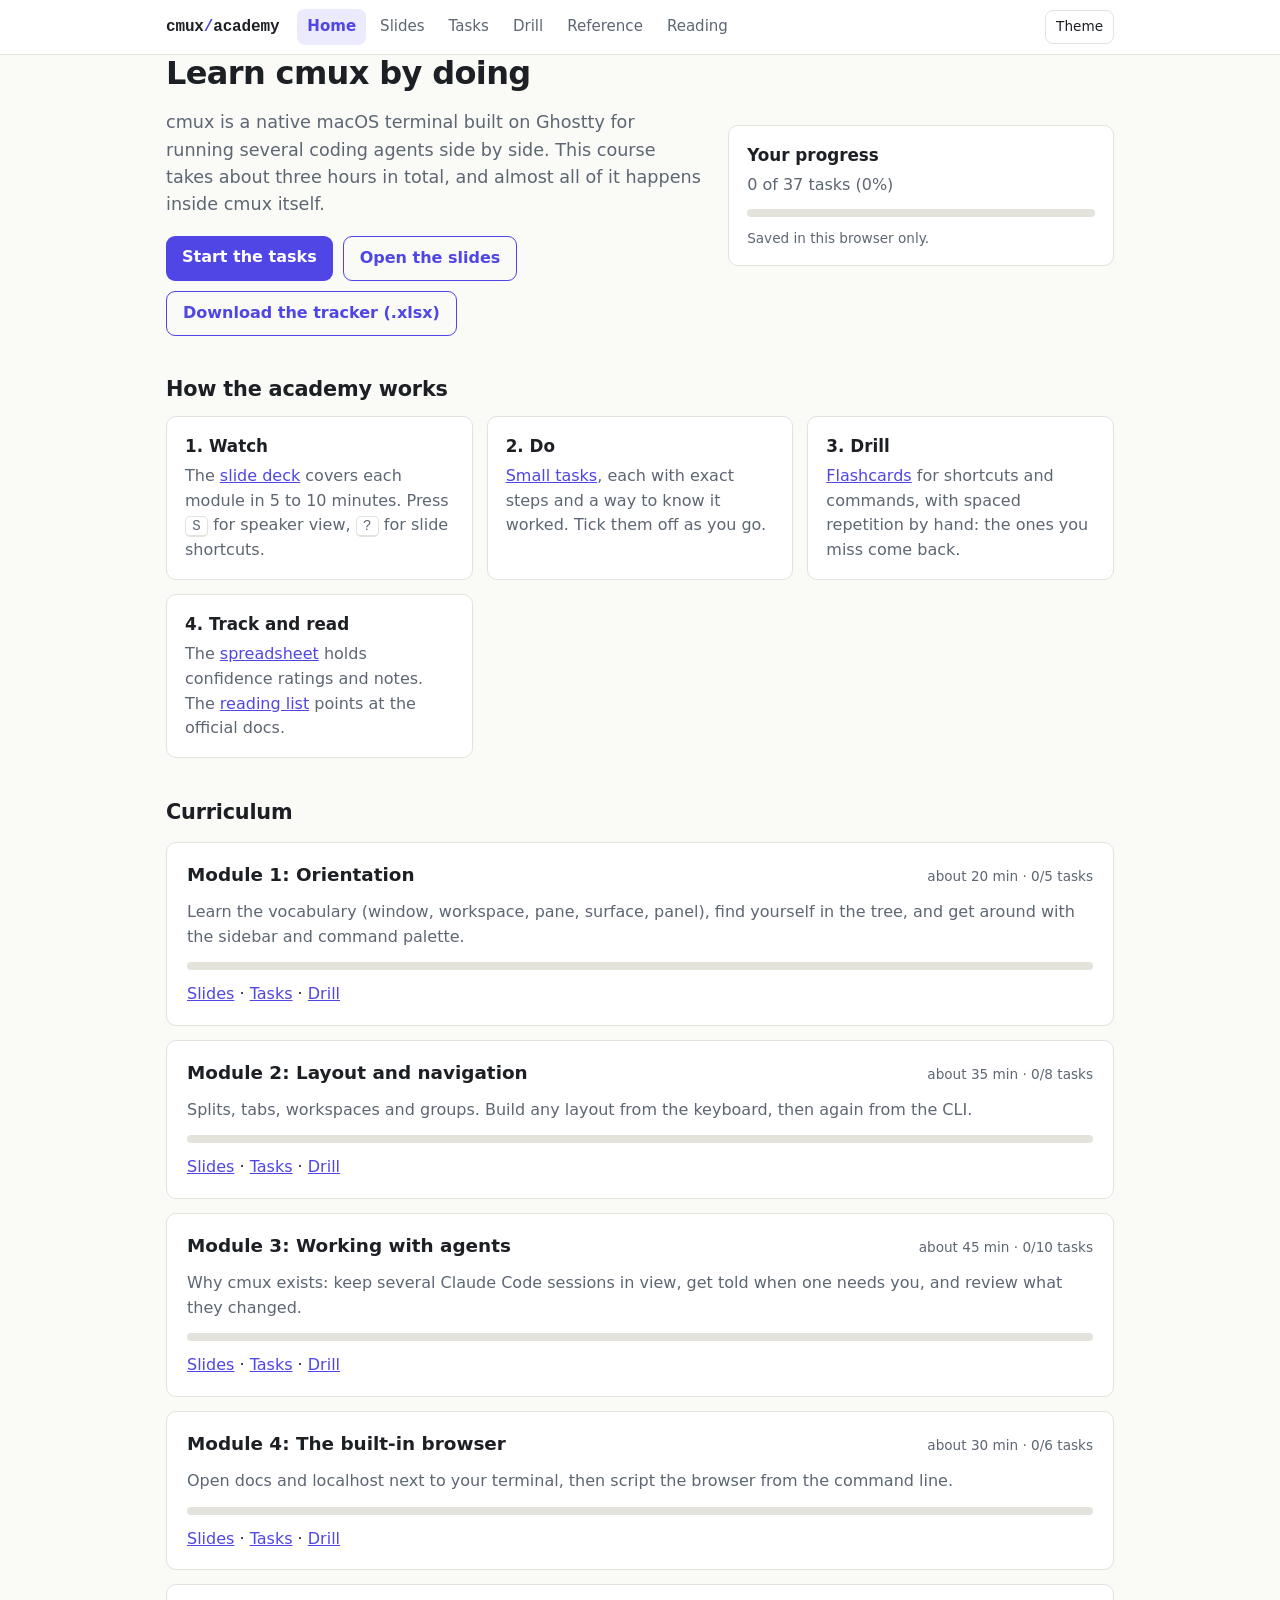
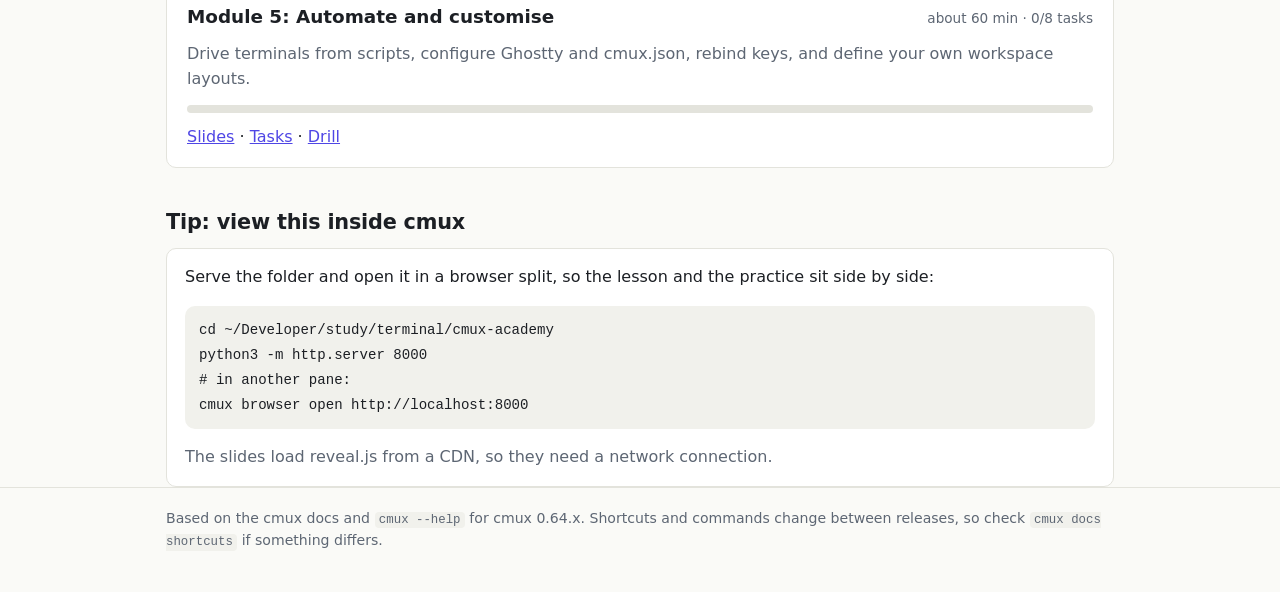
<file: index.html>
<!doctype html>
<html lang="en">
<head>
<meta charset="utf-8">
<meta name="viewport" content="width=device-width, initial-scale=1">
<title>cmux Academy</title>
<meta name="description" content="A self-paced course for learning cmux: slides, hands-on tasks, shortcut drills and a tracking spreadsheet.">
<link rel="stylesheet" href="assets/style.css">
</head>
<body>
<div id="site-header"></div>
<main class="wrap">
  <section class="hero">
    <div>
      <h1>Learn cmux by doing</h1>
      <p class="lede">cmux is a native macOS terminal built on Ghostty for running several coding agents side by side. This course takes about three hours in total, and almost all of it happens inside cmux itself.</p>
      <div class="cta">
        <a class="btn" href="tasks.html">Start the tasks</a>
        <a class="btn ghost" href="slides.html">Open the slides</a>
        <a class="btn ghost" href="cmux-academy.xlsx" download>Download the tracker (.xlsx)</a>
      </div>
    </div>
    <div class="card" aria-live="polite">
      <h3>Your progress</h3>
      <p class="muted" style="margin:.2em 0 .7em" id="overall-text">0 of 0 tasks</p>
      <div class="bar" role="progressbar" aria-label="Overall progress" aria-valuemin="0" aria-valuemax="100" id="overall-bar"><i></i></div>
      <p class="muted" style="margin:.8em 0 0;font-size:.85rem">Saved in this browser only.</p>
    </div>
  </section>

  <h2>How the academy works</h2>
  <div class="grid">
    <div class="card"><h3>1. Watch</h3><p class="muted" style="margin:0">The <a href="slides.html">slide deck</a> covers each module in 5 to 10 minutes. Press <kbd>S</kbd> for speaker view, <kbd>?</kbd> for slide shortcuts.</p></div>
    <div class="card"><h3>2. Do</h3><p class="muted" style="margin:0"><a href="tasks.html">Small tasks</a>, each with exact steps and a way to know it worked. Tick them off as you go.</p></div>
    <div class="card"><h3>3. Drill</h3><p class="muted" style="margin:0"><a href="drill.html">Flashcards</a> for shortcuts and commands, with spaced repetition by hand: the ones you miss come back.</p></div>
    <div class="card"><h3>4. Track and read</h3><p class="muted" style="margin:0">The <a href="cmux-academy.xlsx" download>spreadsheet</a> holds confidence ratings and notes. The <a href="reading.html">reading list</a> points at the official docs.</p></div>
  </div>

  <h2>Curriculum</h2>
  <div id="modules"></div>

  <h2>Tip: view this inside cmux</h2>
  <div class="card">
    <p style="margin-top:0">Serve the folder and open it in a browser split, so the lesson and the practice sit side by side:</p>
<pre><code>cd ~/Developer/study/terminal/cmux-academy
python3 -m http.server 8000
# in another pane:
cmux browser open http://localhost:8000</code></pre>
    <p style="margin-bottom:0" class="muted">The slides load reveal.js from a CDN, so they need a network connection.</p>
  </div>
</main>
<footer><div class="wrap">Based on the cmux docs and <code>cmux --help</code> for cmux 0.64.x. Shortcuts and commands change between releases, so check <code>cmux docs shortcuts</code> if something differs.</div></footer>

<script src="assets/data.js"></script>
<script src="assets/app.js"></script>
<script>
  const { A, esc, progress, renderNav } = Academy;
  renderNav("home");

  function render() {
    const all = progress();
    document.getElementById("overall-text").textContent = `${all.done} of ${all.total} tasks (${all.pct}%)`;
    const ob = document.getElementById("overall-bar");
    ob.setAttribute("aria-valuenow", all.pct);
    ob.firstElementChild.style.width = all.pct + "%";

    document.getElementById("modules").innerHTML = A.modules.map((m) => {
      const p = progress(m.id);
      const slideNo = { m1: 1, m2: 2, m3: 3, m4: 4, m5: 5 }[m.id];
      return `<section class="module"><div class="card">
        <div class="mod-head"><h3 style="font-size:1.15rem">Module ${m.n}: ${esc(m.title)}</h3>
        <span class="meta">about ${m.minutes} min · ${p.done}/${p.total} tasks</span></div>
        <p class="muted" style="margin:.3em 0 .8em">${esc(m.blurb)}</p>
        <div class="bar ${p.pct === 100 ? "ok" : ""}" style="margin-bottom:12px"><i style="width:${p.pct}%"></i></div>
        <a href="slides.html#/m${slideNo}">Slides</a> · <a href="tasks.html#${m.id}">Tasks</a> · <a href="drill.html#${m.id}">Drill</a>
      </div></section>`;
    }).join("");
  }
  render();
  addEventListener("pageshow", render);
</script>
</body>
</html>
</file>
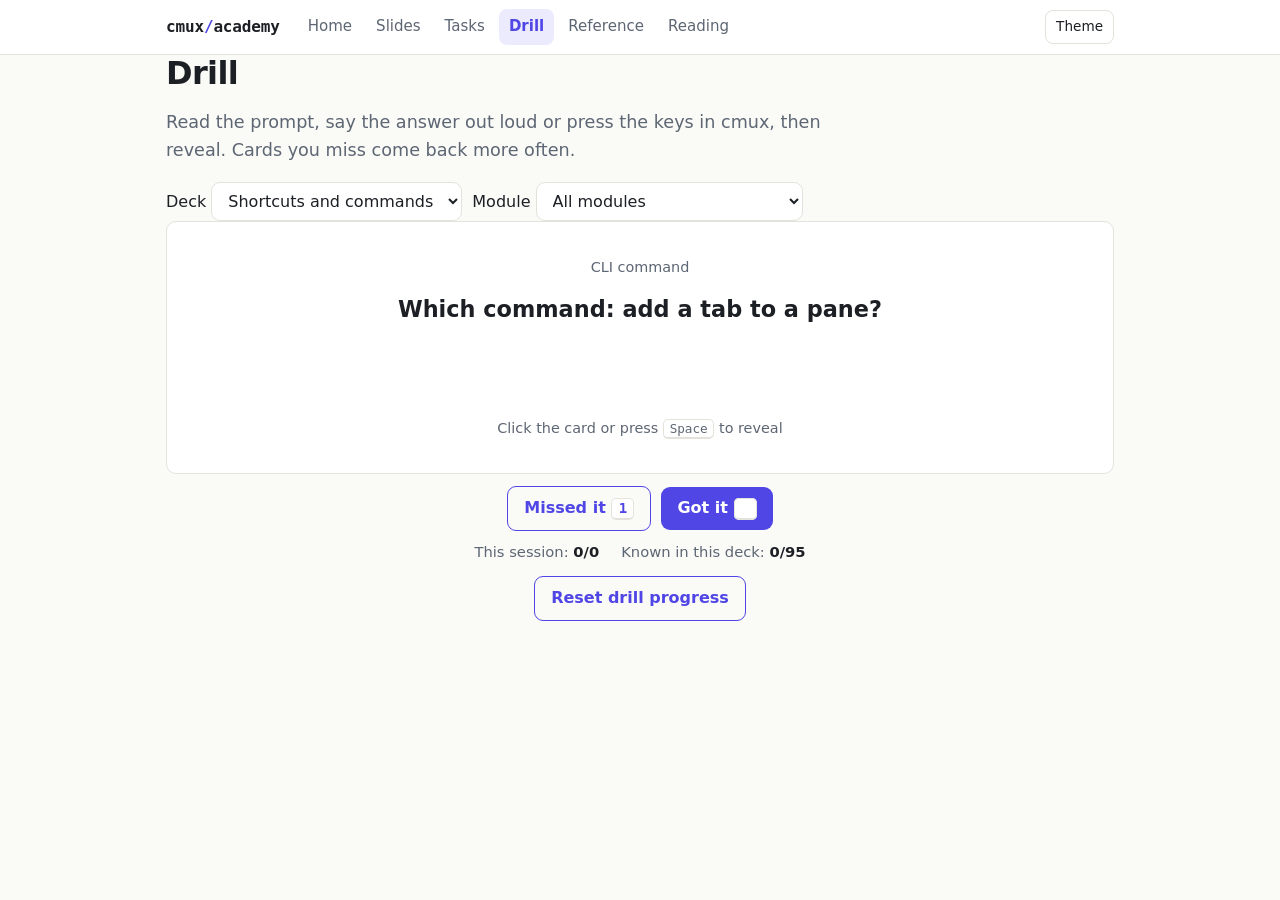
<file: drill.html>
<!doctype html>
<html lang="en">
<head>
<meta charset="utf-8">
<meta name="viewport" content="width=device-width, initial-scale=1">
<title>Drill · cmux Academy</title>
<link rel="stylesheet" href="assets/style.css">
</head>
<body>
<div id="site-header"></div>
<main class="wrap">
  <h1>Drill</h1>
  <p class="lede">Read the prompt, say the answer out loud or press the keys in cmux, then reveal. Cards you miss come back more often.</p>

  <div class="row" style="justify-content:flex-start">
    <label>Deck <select id="deck">
      <option value="both">Shortcuts and commands</option>
      <option value="s">Shortcuts only</option>
      <option value="c">Commands only</option>
    </select></label>
    <label>Module <select id="mod"></select></label>
  </div>

  <div class="card flash" id="card" tabindex="0" role="button" aria-label="Flashcard. Press space to reveal the answer.">
    <div class="hint" id="kind"></div>
    <div class="q" id="q"></div>
    <div class="a" id="a" aria-live="polite"></div>
    <div class="hint" id="hint">Click the card or press <kbd>Space</kbd> to reveal</div>
  </div>
  <div class="row">
    <button class="btn ghost" id="miss" type="button" disabled>Missed it <kbd>1</kbd></button>
    <button class="btn" id="got" type="button" disabled>Got it <kbd>2</kbd></button>
  </div>
  <div class="stats" id="stats"></div>
  <p class="row"><button class="btn ghost" id="reset" type="button">Reset drill progress</button></p>
</main>
<script src="assets/data.js"></script>
<script src="assets/app.js"></script>
<script>
  const { A, esc, store, renderNav } = Academy;
  renderNav("drill");

  const cards = [
    ...A.shortcuts.map((s) => ({ id: "s:" + s.keys + "|" + s.action, kind: "s", m: s.m, q: s.action, a: s.keys.split(" ").map((k) => `<kbd>${esc(k)}</kbd>`).join(" "), cat: s.cat })),
    ...A.commands.map((c) => ({ id: "c:" + c.cmd, kind: "c", m: c.m, q: c.what, a: `<code>${esc(c.cmd)}</code>`, cat: "CLI" })),
  ];

  const deckEl = document.getElementById("deck"), modEl = document.getElementById("mod");
  modEl.innerHTML = '<option value="">All modules</option>' + A.modules.map((m) => `<option value="${m.id}">${m.n}. ${esc(m.title)}</option>`).join("");
  const hashMod = (location.hash || "").slice(1);
  if (A.modules.some((m) => m.id === hashMod)) modEl.value = hashMod;

  let boxes = store.get("drill", {});  // id -> 0..3 (higher = better known)
  let session = { seen: 0, got: 0 };
  let current = null, revealed = false;

  const pool = () => cards.filter((c) => (deckEl.value === "both" || c.kind === deckEl.value) && (!modEl.value || c.m === modEl.value));

  function pick() {
    const p = pool();
    if (!p.length) return null;
    const weights = p.map((c) => (c === current && p.length > 1 ? 0 : 4 - (boxes[c.id] || 0)));
    let r = Math.random() * weights.reduce((a, b) => a + b, 0);
    for (let i = 0; i < p.length; i++) { r -= weights[i]; if (r < 0) return p[i]; }
    return p[p.length - 1];
  }

  function show() {
    current = pick();
    revealed = false;
    const has = !!current;
    document.getElementById("kind").textContent = has ? (current.kind === "s" ? `Shortcut · ${current.cat}` : "CLI command") : "";
    document.getElementById("q").textContent = has ? (current.kind === "s" ? current.q : "Which command: " + current.q.charAt(0).toLowerCase() + current.q.slice(1) + "?") : "No cards in this deck.";
    document.getElementById("a").innerHTML = "";
    document.getElementById("hint").hidden = !has;
    document.getElementById("miss").disabled = document.getElementById("got").disabled = true;
    stats();
  }

  function reveal() {
    if (!current || revealed) return;
    revealed = true;
    document.getElementById("a").innerHTML = current.a;
    document.getElementById("hint").hidden = true;
    document.getElementById("miss").disabled = document.getElementById("got").disabled = false;
  }

  function grade(good) {
    if (!current || !revealed) return;
    const b = boxes[current.id] || 0;
    boxes[current.id] = good ? Math.min(3, b + 1) : 0;
    store.set("drill", boxes);
    session.seen++; if (good) session.got++;
    show();
  }

  function stats() {
    const p = pool();
    const known = p.filter((c) => (boxes[c.id] || 0) >= 3).length;
    document.getElementById("stats").innerHTML =
      `<span>This session: <b>${session.got}/${session.seen}</b></span>` +
      `<span>Known in this deck: <b>${known}/${p.length}</b></span>`;
  }

  document.getElementById("card").addEventListener("click", reveal);
  document.getElementById("miss").addEventListener("click", () => grade(false));
  document.getElementById("got").addEventListener("click", () => grade(true));
  deckEl.addEventListener("change", show);
  modEl.addEventListener("change", show);
  document.getElementById("reset").addEventListener("click", () => {
    if (confirm("Forget which cards you know?")) { boxes = {}; store.set("drill", boxes); session = { seen: 0, got: 0 }; show(); }
  });
  addEventListener("keydown", (e) => {
    if (e.target.matches("select, input")) return;
    if (e.key === " " || e.key === "Enter") { e.preventDefault(); reveal(); }
    else if (e.key === "1") grade(false);
    else if (e.key === "2") grade(true);
  });
  show();
</script>
</body>
</html>
</file>
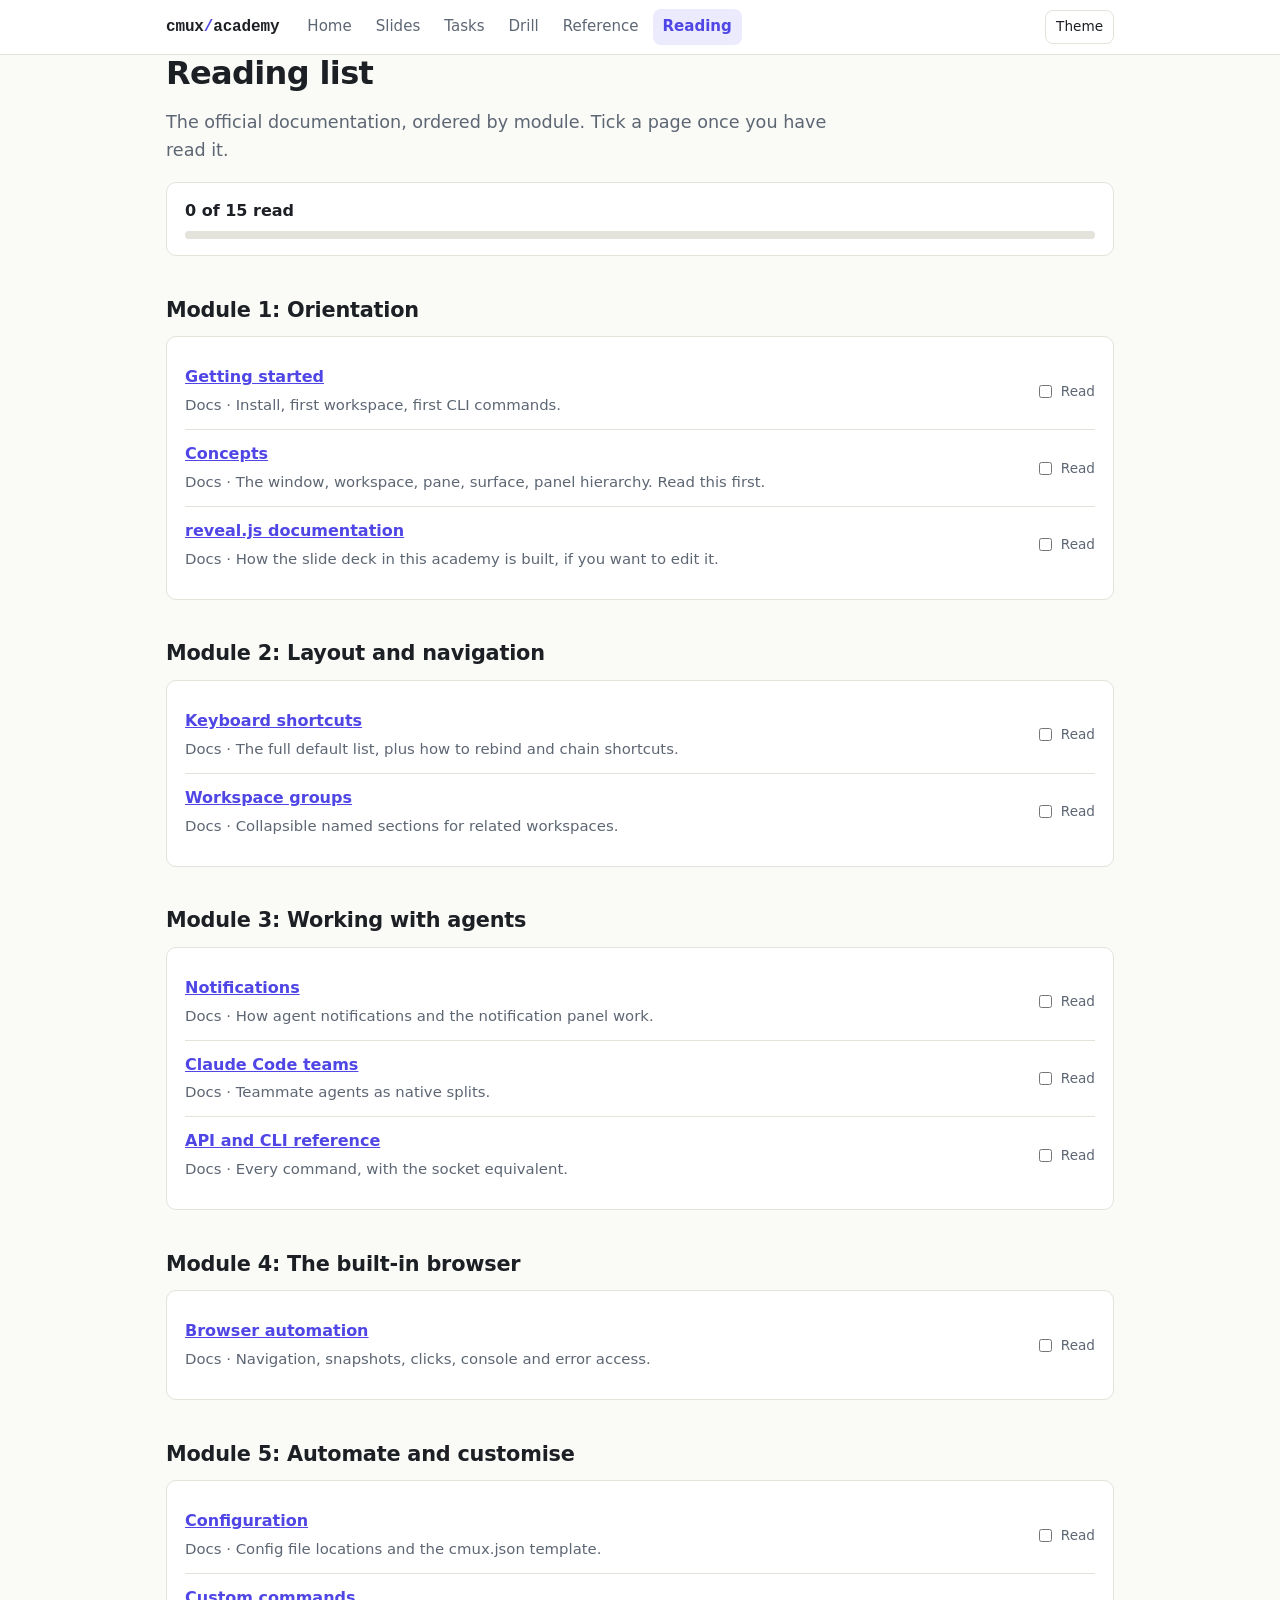
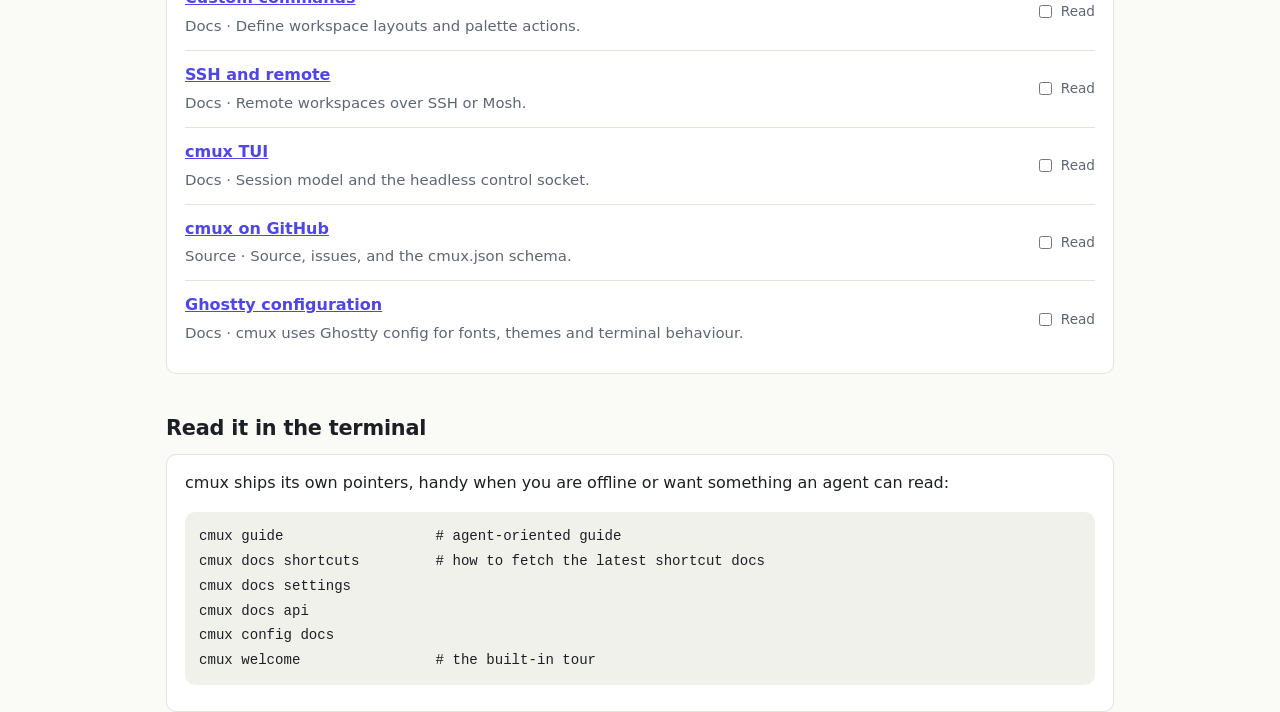
<file: reading.html>
<!doctype html>
<html lang="en">
<head>
<meta charset="utf-8">
<meta name="viewport" content="width=device-width, initial-scale=1">
<title>Reading · cmux Academy</title>
<link rel="stylesheet" href="assets/style.css">
</head>
<body>
<div id="site-header"></div>
<main class="wrap">
  <h1>Reading list</h1>
  <p class="lede">The official documentation, ordered by module. Tick a page once you have read it.</p>
  <div class="card" style="margin-top:14px">
    <strong id="sum">0 of 0 read</strong>
    <div class="bar" style="margin-top:8px" id="bar"><i></i></div>
  </div>
  <div id="list"></div>

  <h2>Read it in the terminal</h2>
  <div class="card">
    <p style="margin-top:0">cmux ships its own pointers, handy when you are offline or want something an agent can read:</p>
<pre><code>cmux guide                  # agent-oriented guide
cmux docs shortcuts         # how to fetch the latest shortcut docs
cmux docs settings
cmux docs api
cmux config docs
cmux welcome                # the built-in tour</code></pre>
  </div>
</main>
<script src="assets/data.js"></script>
<script src="assets/app.js"></script>
<script>
  const { A, esc, store, renderNav, moduleById } = Academy;
  renderNav("reading");
  let read = new Set(store.get("read", []));

  function render() {
    let html = "";
    for (const m of A.modules) {
      const items = A.links.filter((l) => l.m === m.id);
      if (!items.length) continue;
      html += `<h2>Module ${m.n}: ${esc(m.title)}</h2><div class="card"><ul class="links">` + items.map((l) => `
        <li>
          <a href="${esc(l.url)}" target="_blank" rel="noopener">${esc(l.title)}</a>
          <span class="why">${esc(l.kind)} · ${esc(l.why)}</span>
          <label><input type="checkbox" data-url="${esc(l.url)}" ${read.has(l.url) ? "checked" : ""}> Read</label>
        </li>`).join("") + "</ul></div>";
    }
    document.getElementById("list").innerHTML = html;
    const n = A.links.filter((l) => read.has(l.url)).length;
    document.getElementById("sum").textContent = `${n} of ${A.links.length} read`;
    document.getElementById("bar").firstElementChild.style.width = Math.round((100 * n) / A.links.length) + "%";
  }
  document.getElementById("list").addEventListener("change", (e) => {
    if (!e.target.matches("input[type=checkbox]")) return;
    e.target.checked ? read.add(e.target.dataset.url) : read.delete(e.target.dataset.url);
    store.set("read", [...read]);
    render();
  });
  render();
</script>
</body>
</html>
</file>
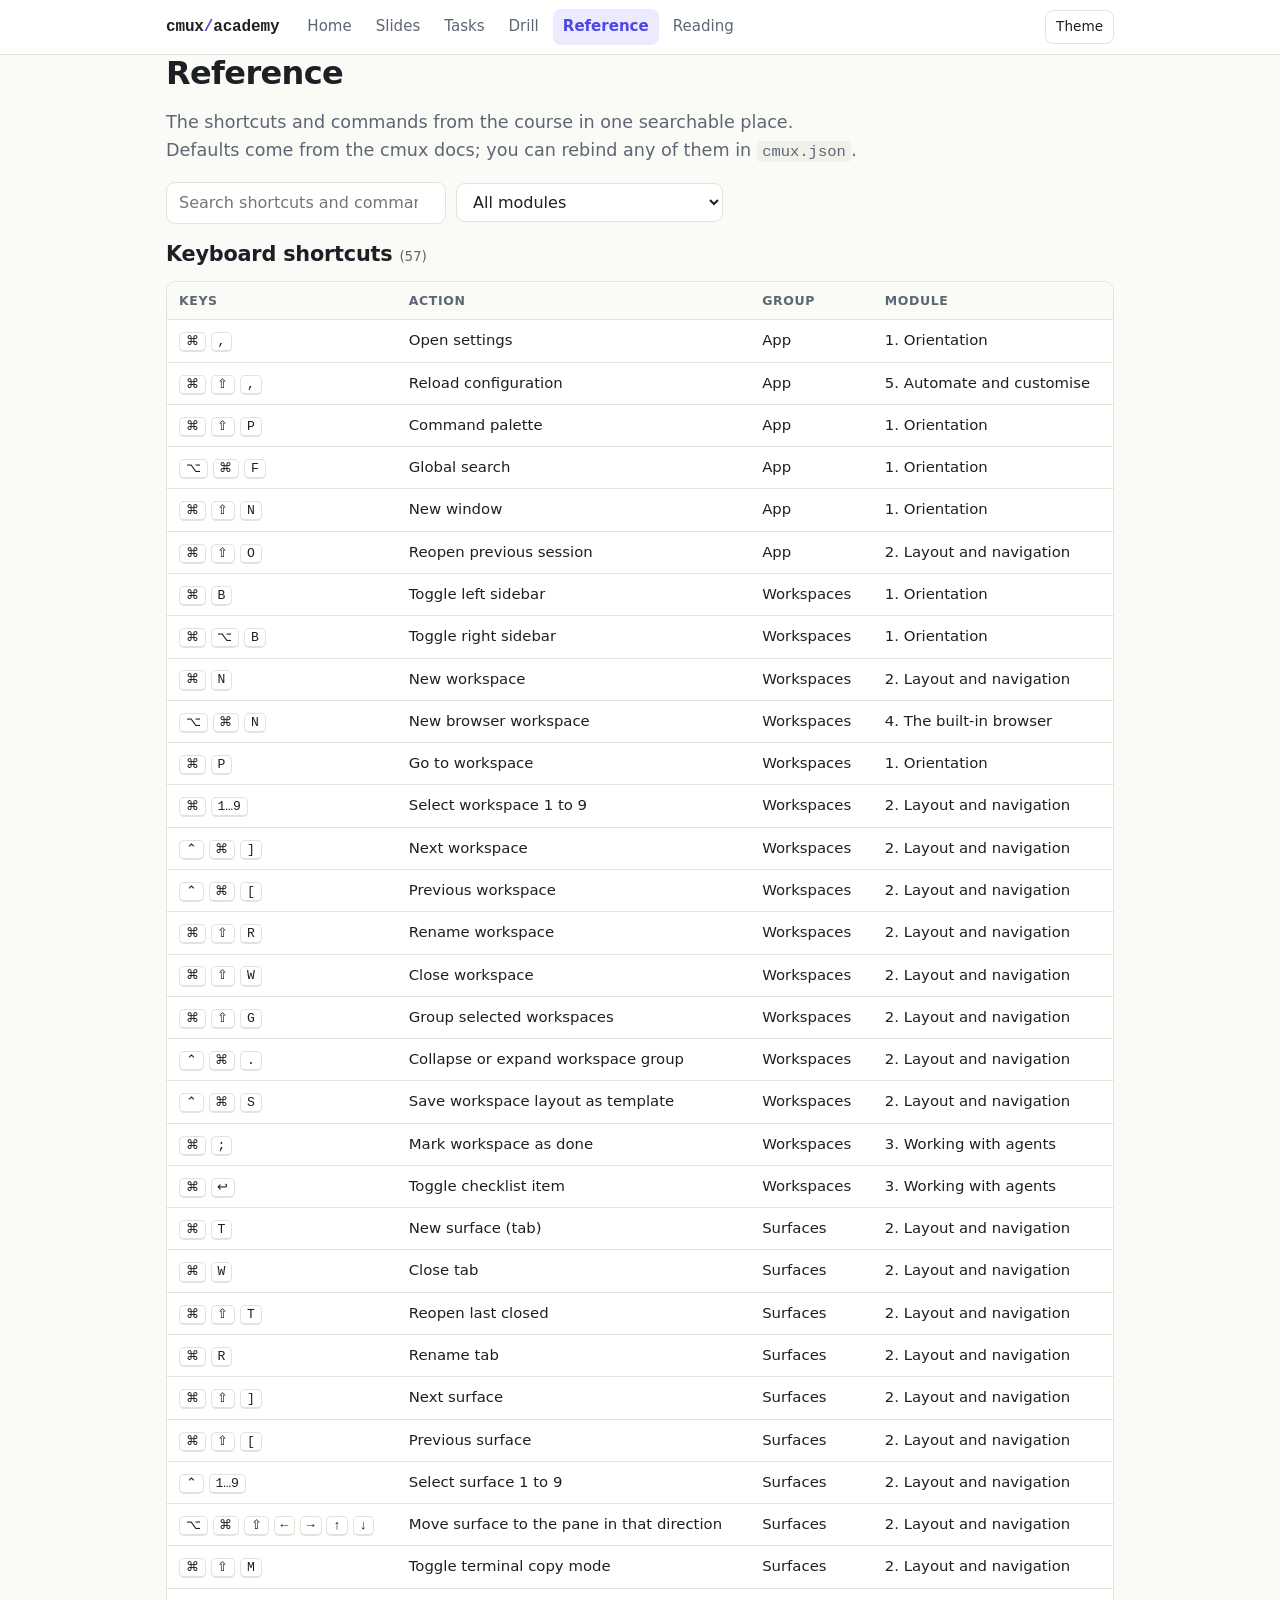
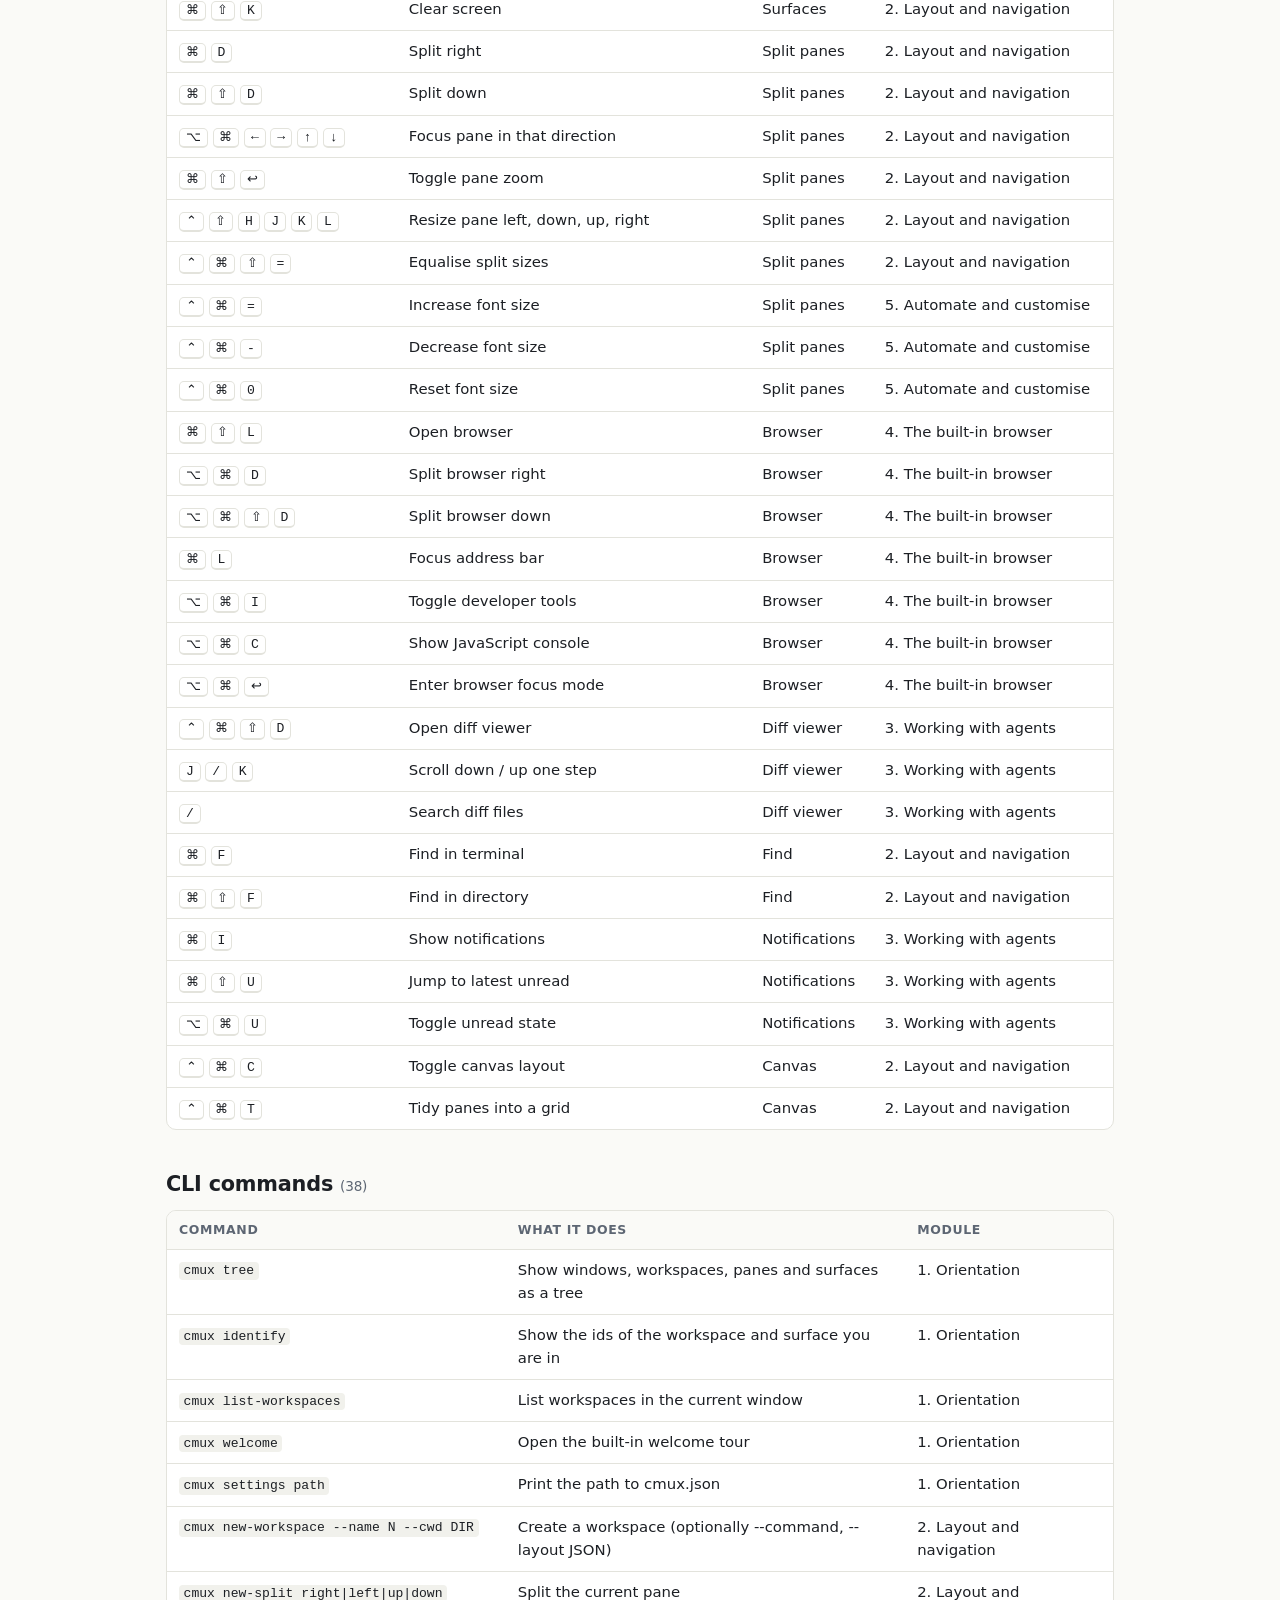
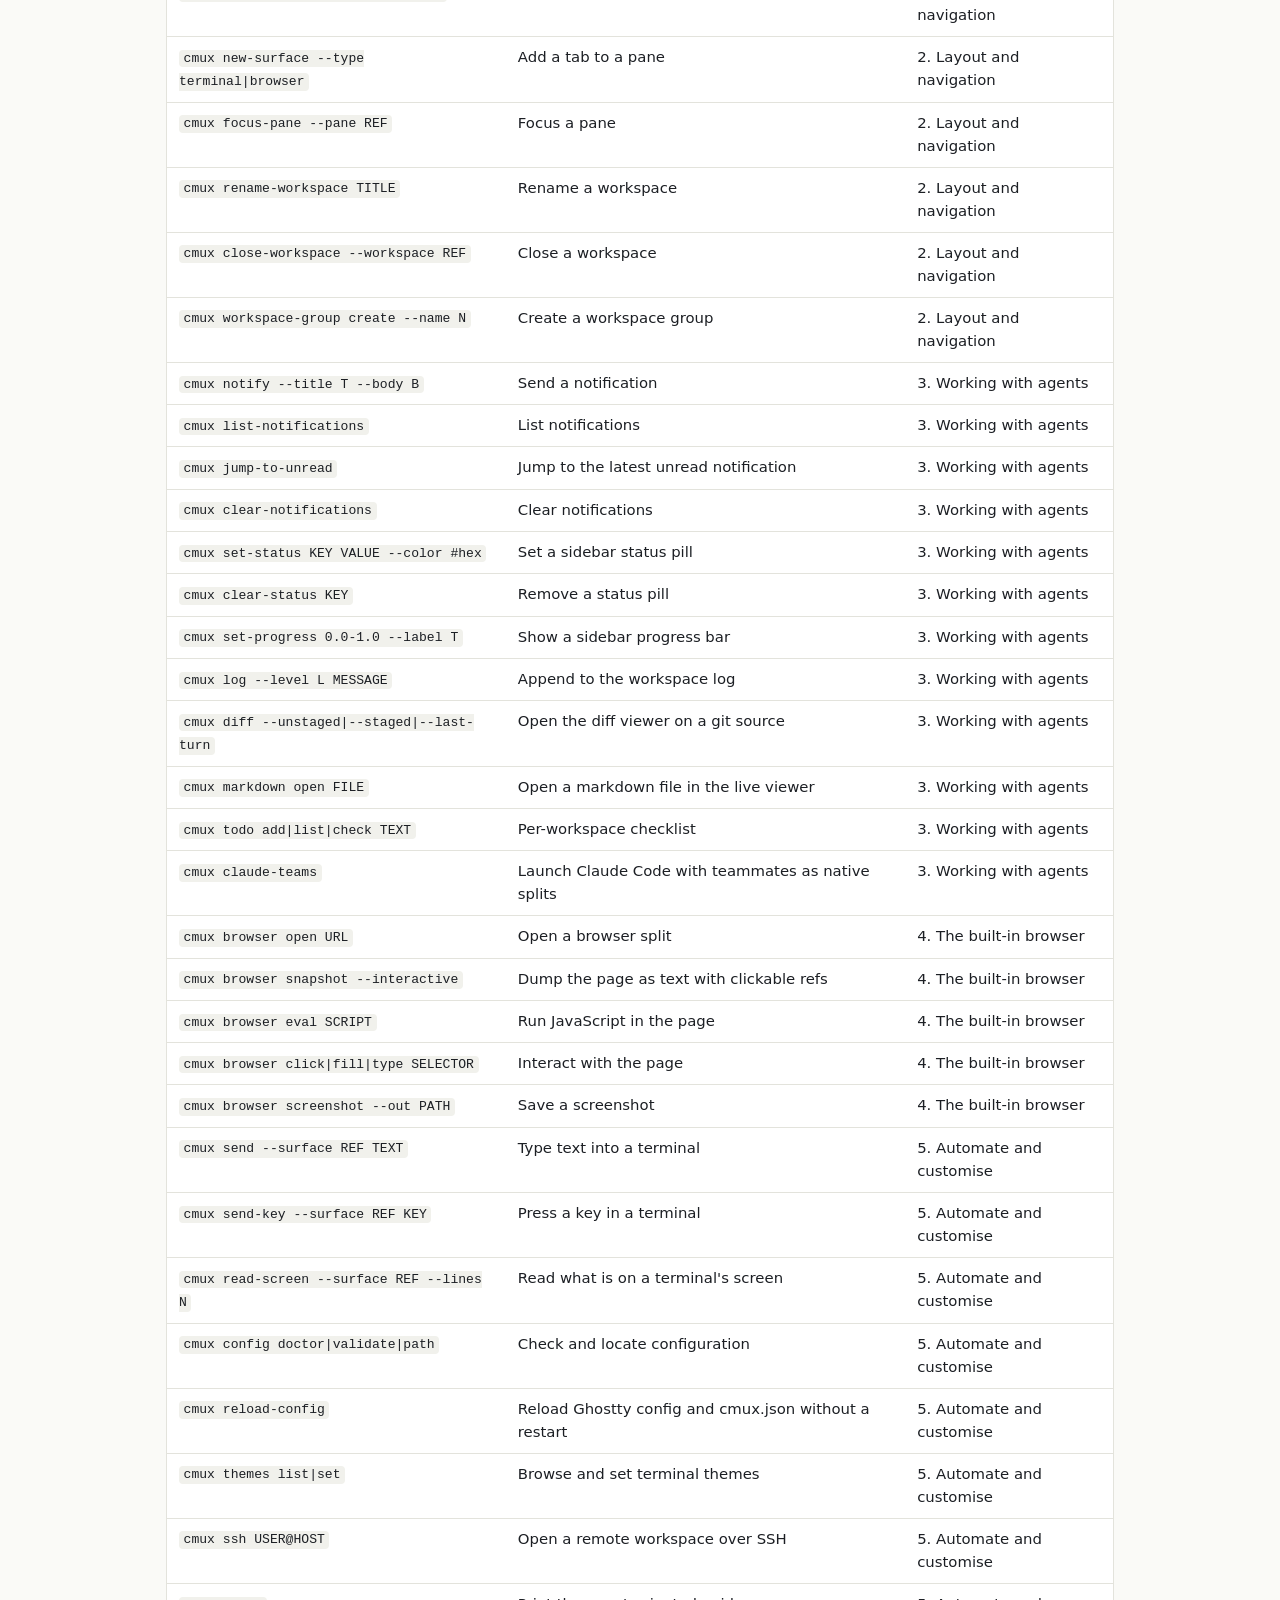
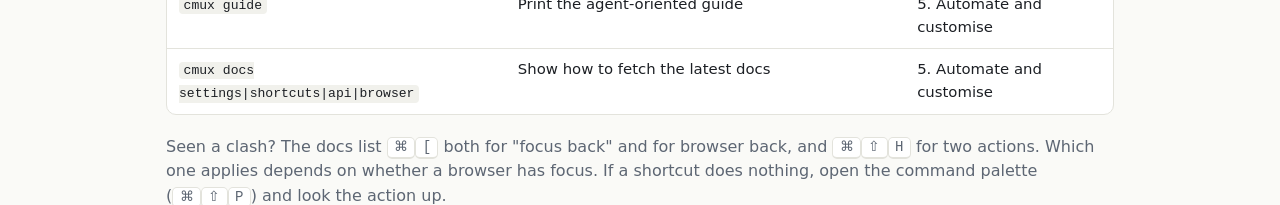
<file: reference.html>
<!doctype html>
<html lang="en">
<head>
<meta charset="utf-8">
<meta name="viewport" content="width=device-width, initial-scale=1">
<title>Reference · cmux Academy</title>
<link rel="stylesheet" href="assets/style.css">
</head>
<body>
<div id="site-header"></div>
<main class="wrap">
  <h1>Reference</h1>
  <p class="lede">The shortcuts and commands from the course in one searchable place. Defaults come from the cmux docs; you can rebind any of them in <code>cmux.json</code>.</p>
  <div class="row" style="justify-content:flex-start;margin-bottom:14px">
    <input type="search" id="q" placeholder="Search shortcuts and commands" aria-label="Search">
    <select id="mod" aria-label="Filter by module"></select>
  </div>

  <h2 style="margin-top:.4em">Keyboard shortcuts <span class="muted" id="sc-count" style="font-size:.85rem;font-weight:400"></span></h2>
  <div class="tablewrap"><table><thead><tr><th>Keys</th><th>Action</th><th>Group</th><th>Module</th></tr></thead><tbody id="sc"></tbody></table></div>

  <h2>CLI commands <span class="muted" id="cl-count" style="font-size:.85rem;font-weight:400"></span></h2>
  <div class="tablewrap"><table><thead><tr><th>Command</th><th>What it does</th><th>Module</th></tr></thead><tbody id="cl"></tbody></table></div>

  <p class="muted" style="margin-top:20px">Seen a clash? The docs list <kbd>⌘</kbd><kbd>[</kbd> both for "focus back" and for browser back, and <kbd>⌘</kbd><kbd>⇧</kbd><kbd>H</kbd> for two actions. Which one applies depends on whether a browser has focus. If a shortcut does nothing, open the command palette (<kbd>⌘</kbd><kbd>⇧</kbd><kbd>P</kbd>) and look the action up.</p>
</main>
<script src="assets/data.js"></script>
<script src="assets/app.js"></script>
<script>
  const { A, esc, renderNav, moduleById } = Academy;
  renderNav("reference");
  const modEl = document.getElementById("mod"), qEl = document.getElementById("q");
  modEl.innerHTML = '<option value="">All modules</option>' + A.modules.map((m) => `<option value="${m.id}">${m.n}. ${esc(m.title)}</option>`).join("");
  const keys = (k) => k.split(" ").map((x) => `<kbd>${esc(x)}</kbd>`).join(" ");
  const label = (id) => `${moduleById[id].n}. ${esc(moduleById[id].title)}`;

  function render() {
    const q = qEl.value.trim().toLowerCase(), m = modEl.value;
    const ok = (text, mid) => (!m || mid === m) && (!q || text.toLowerCase().includes(q));
    const sc = A.shortcuts.filter((s) => ok(`${s.keys} ${s.action} ${s.cat}`, s.m));
    const cl = A.commands.filter((c) => ok(`${c.cmd} ${c.what}`, c.m));
    document.getElementById("sc").innerHTML = sc.map((s) => `<tr><td>${keys(s.keys)}</td><td>${esc(s.action)}</td><td>${esc(s.cat)}</td><td>${label(s.m)}</td></tr>`).join("") || '<tr><td colspan="4" class="muted">No matches</td></tr>';
    document.getElementById("cl").innerHTML = cl.map((c) => `<tr><td><code>${esc(c.cmd)}</code></td><td>${esc(c.what)}</td><td>${label(c.m)}</td></tr>`).join("") || '<tr><td colspan="3" class="muted">No matches</td></tr>';
    document.getElementById("sc-count").textContent = `(${sc.length})`;
    document.getElementById("cl-count").textContent = `(${cl.length})`;
  }
  qEl.addEventListener("input", render);
  modEl.addEventListener("change", render);
  render();
</script>
</body>
</html>
</file>
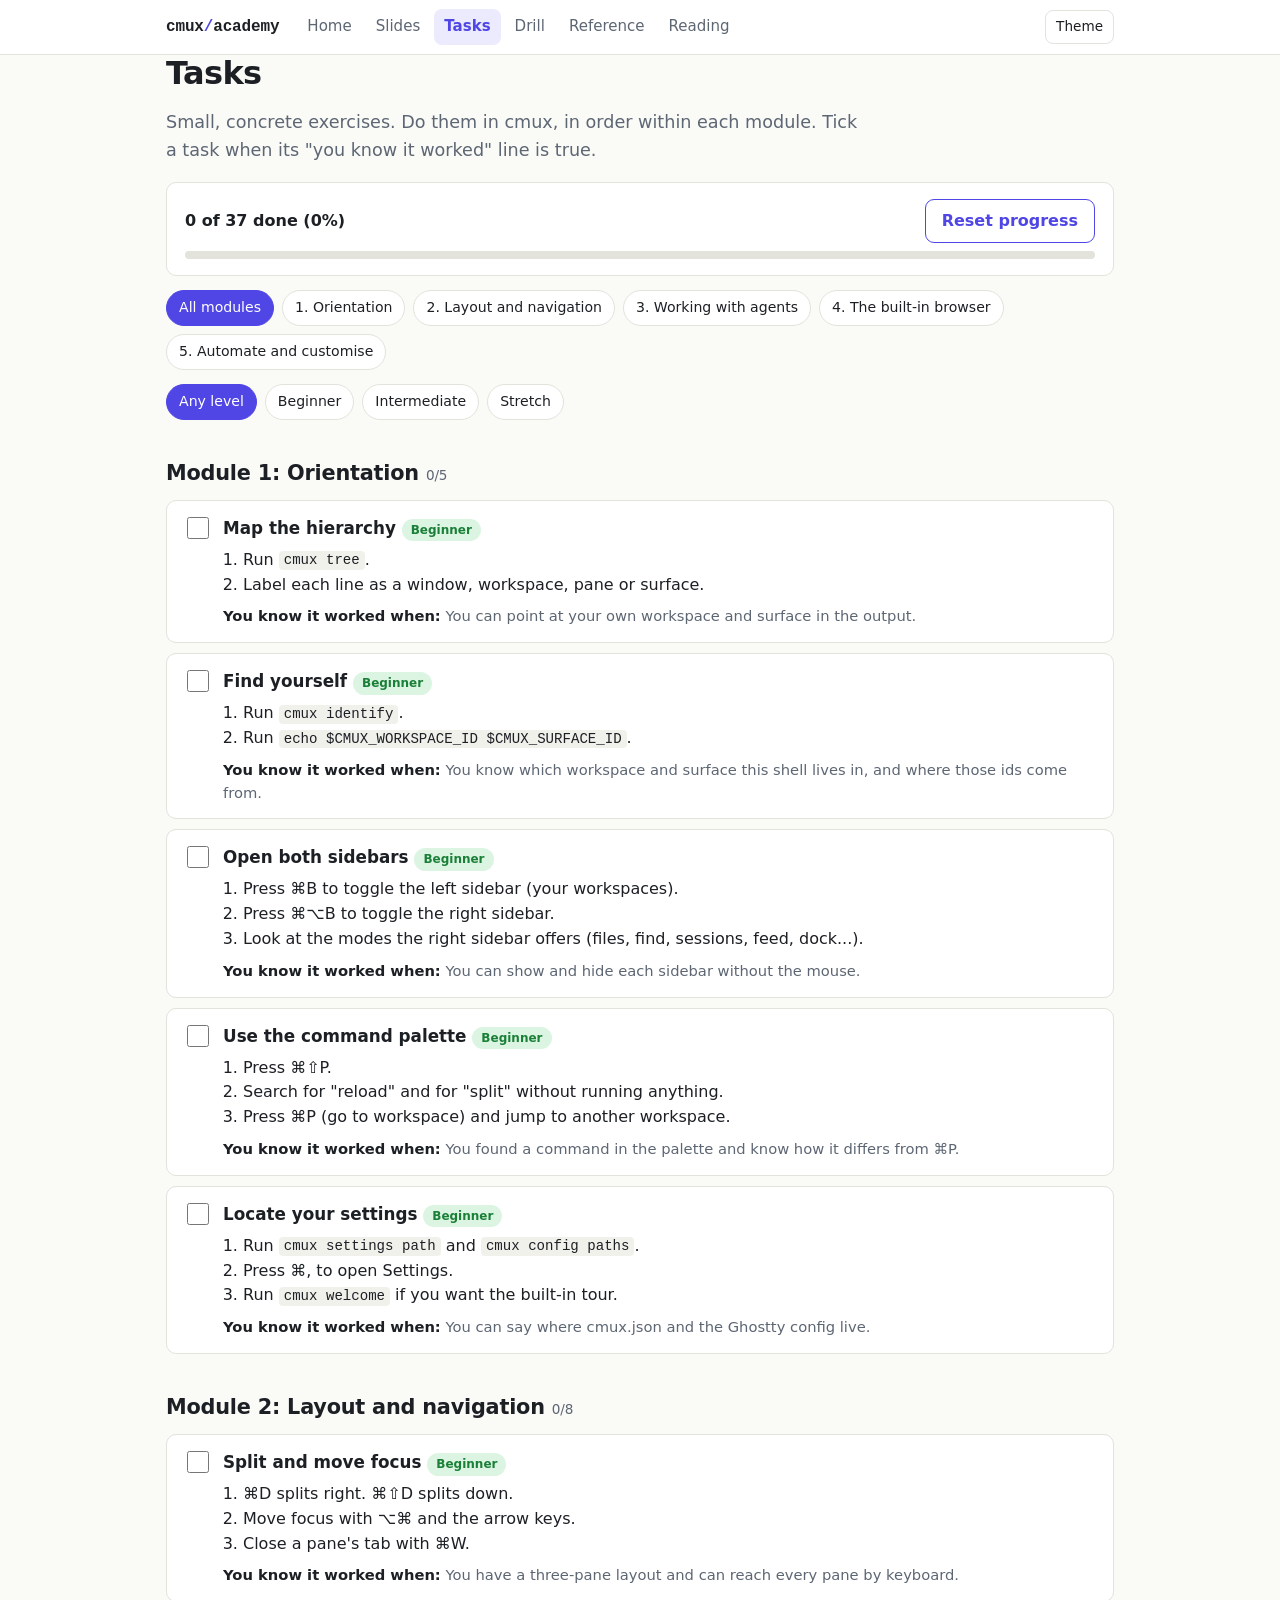
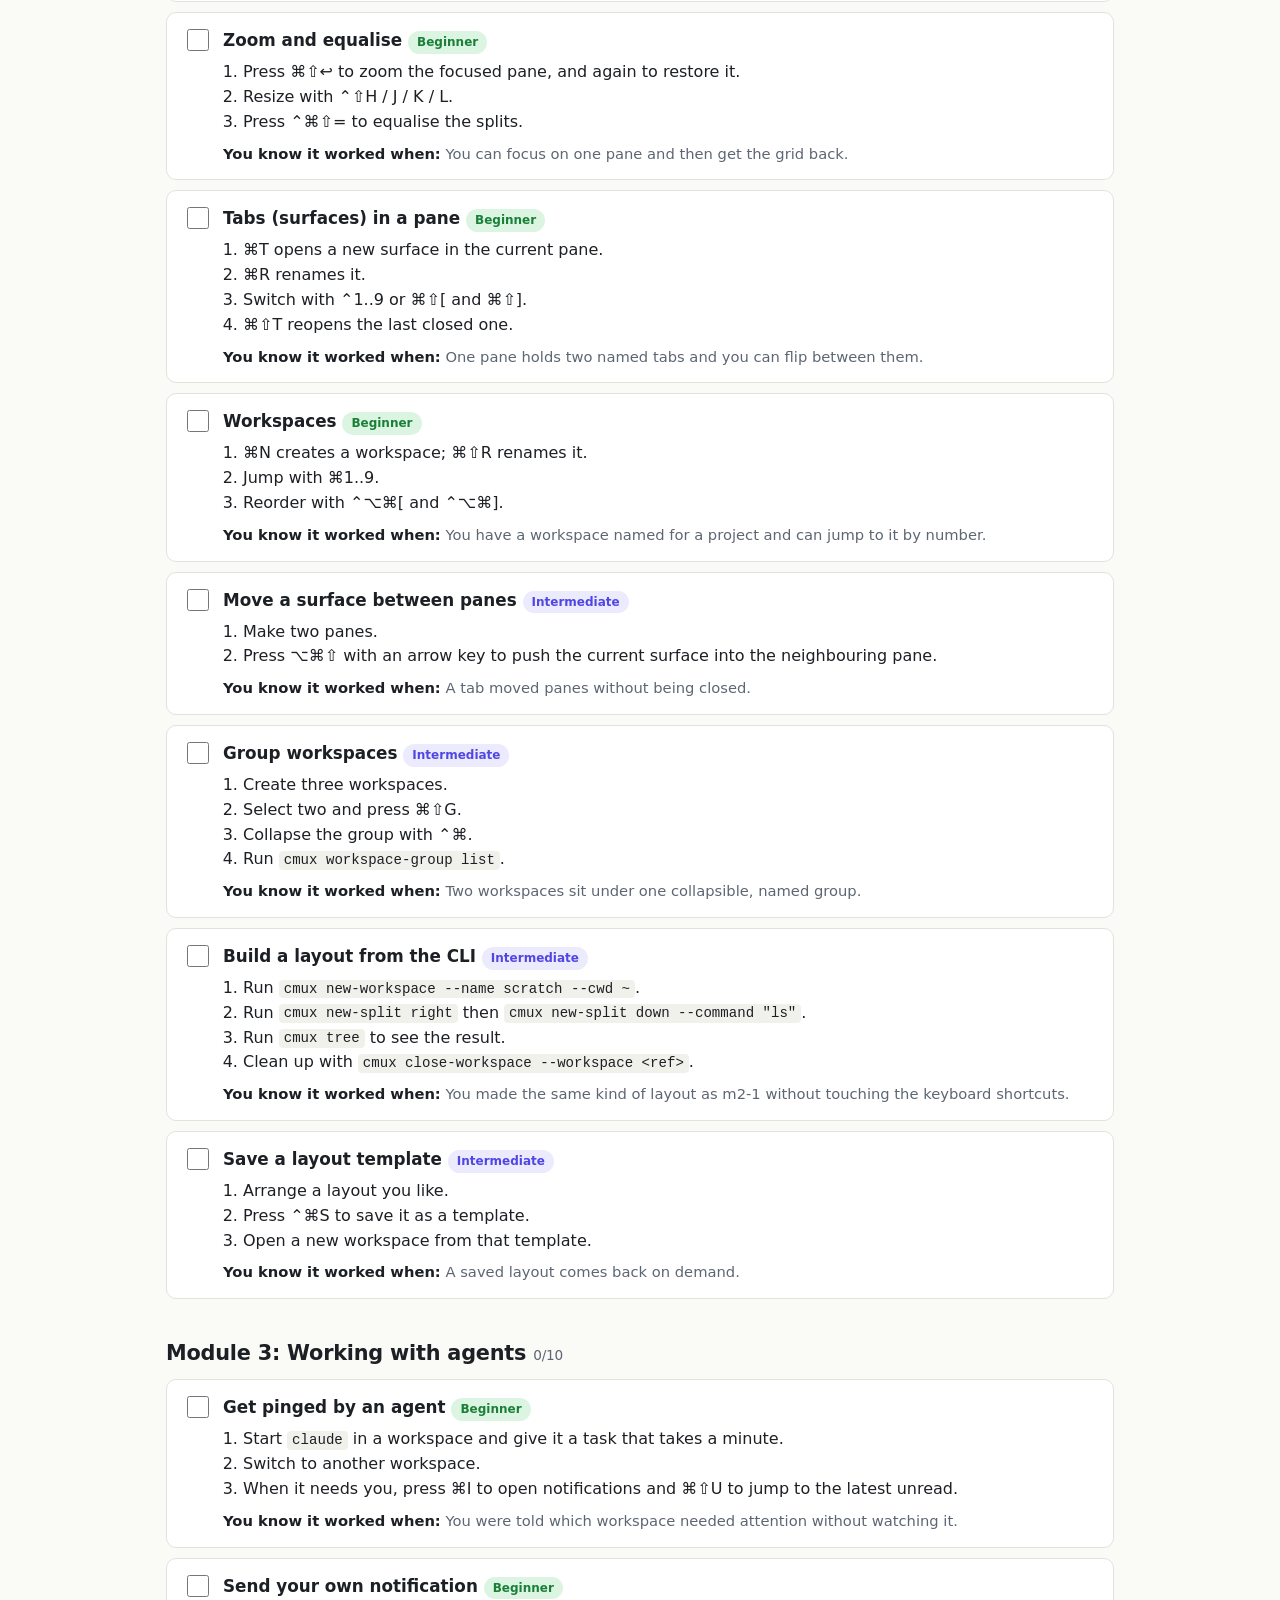
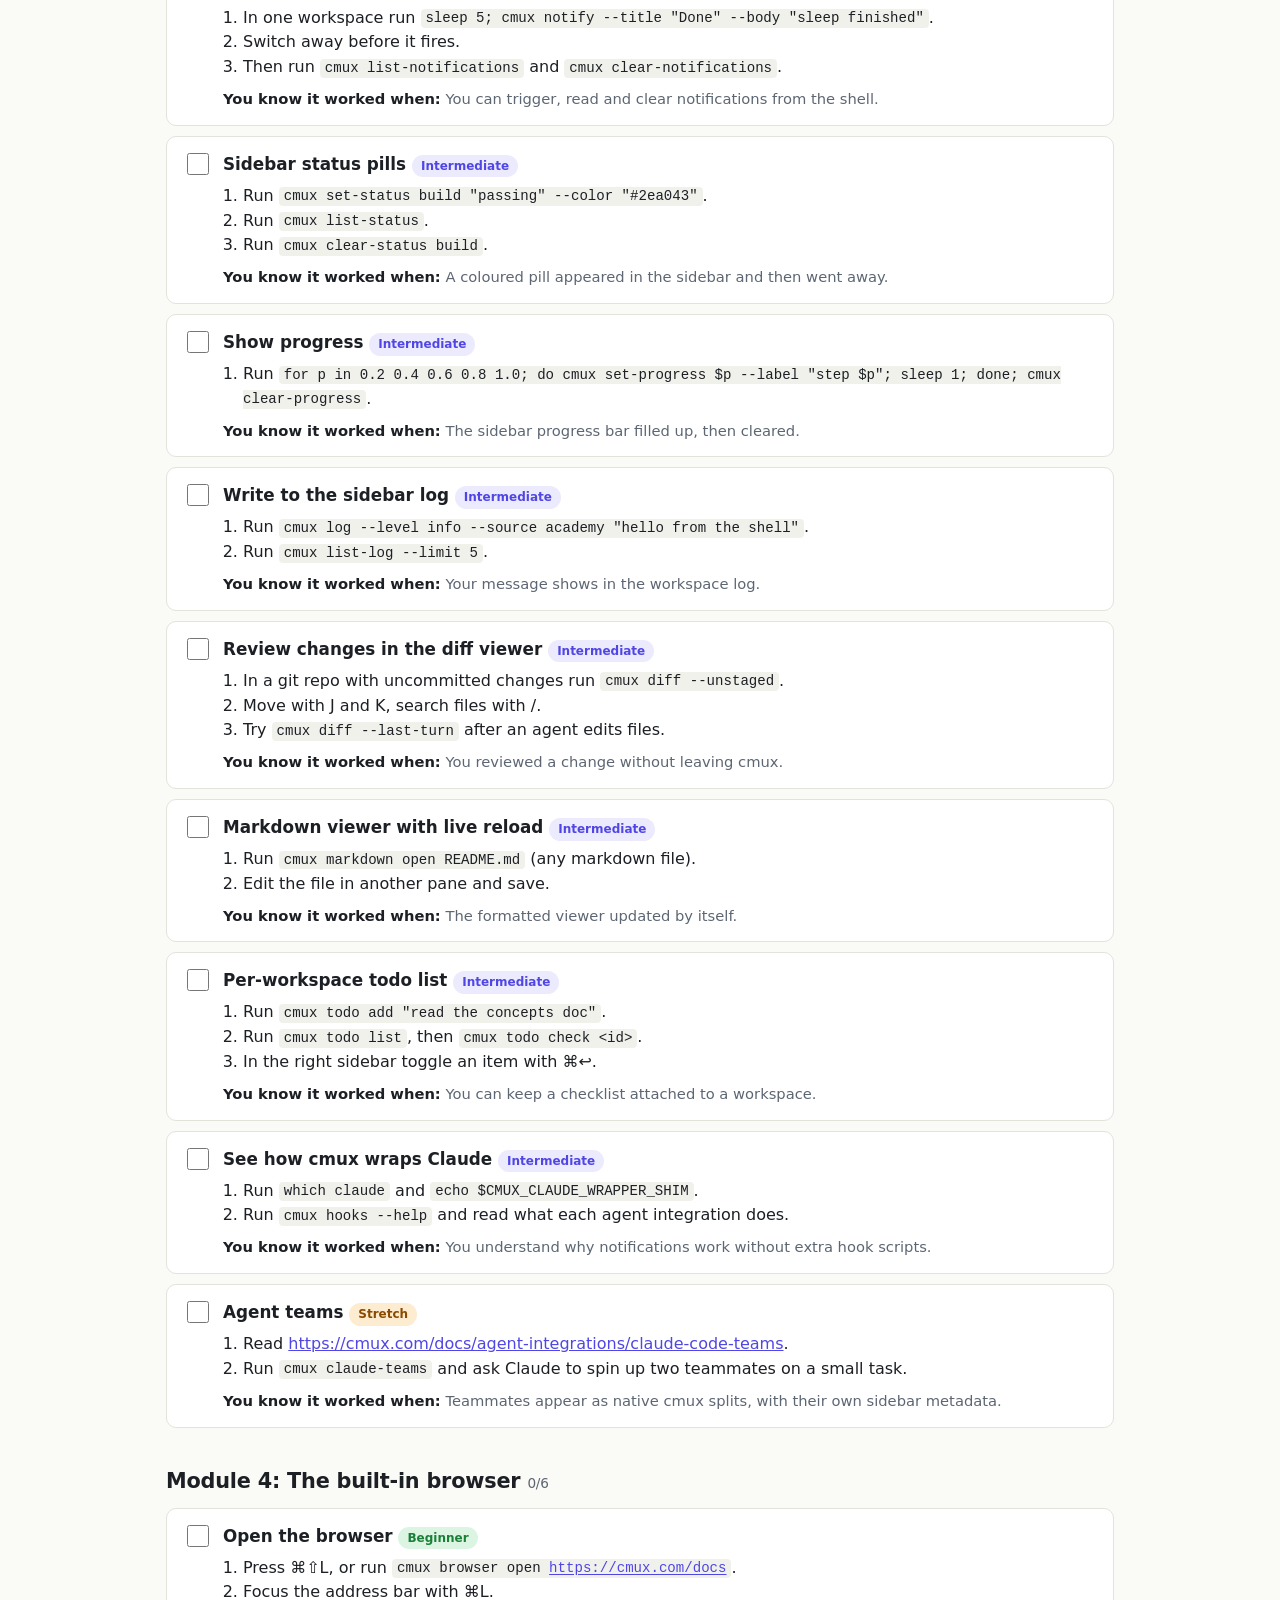
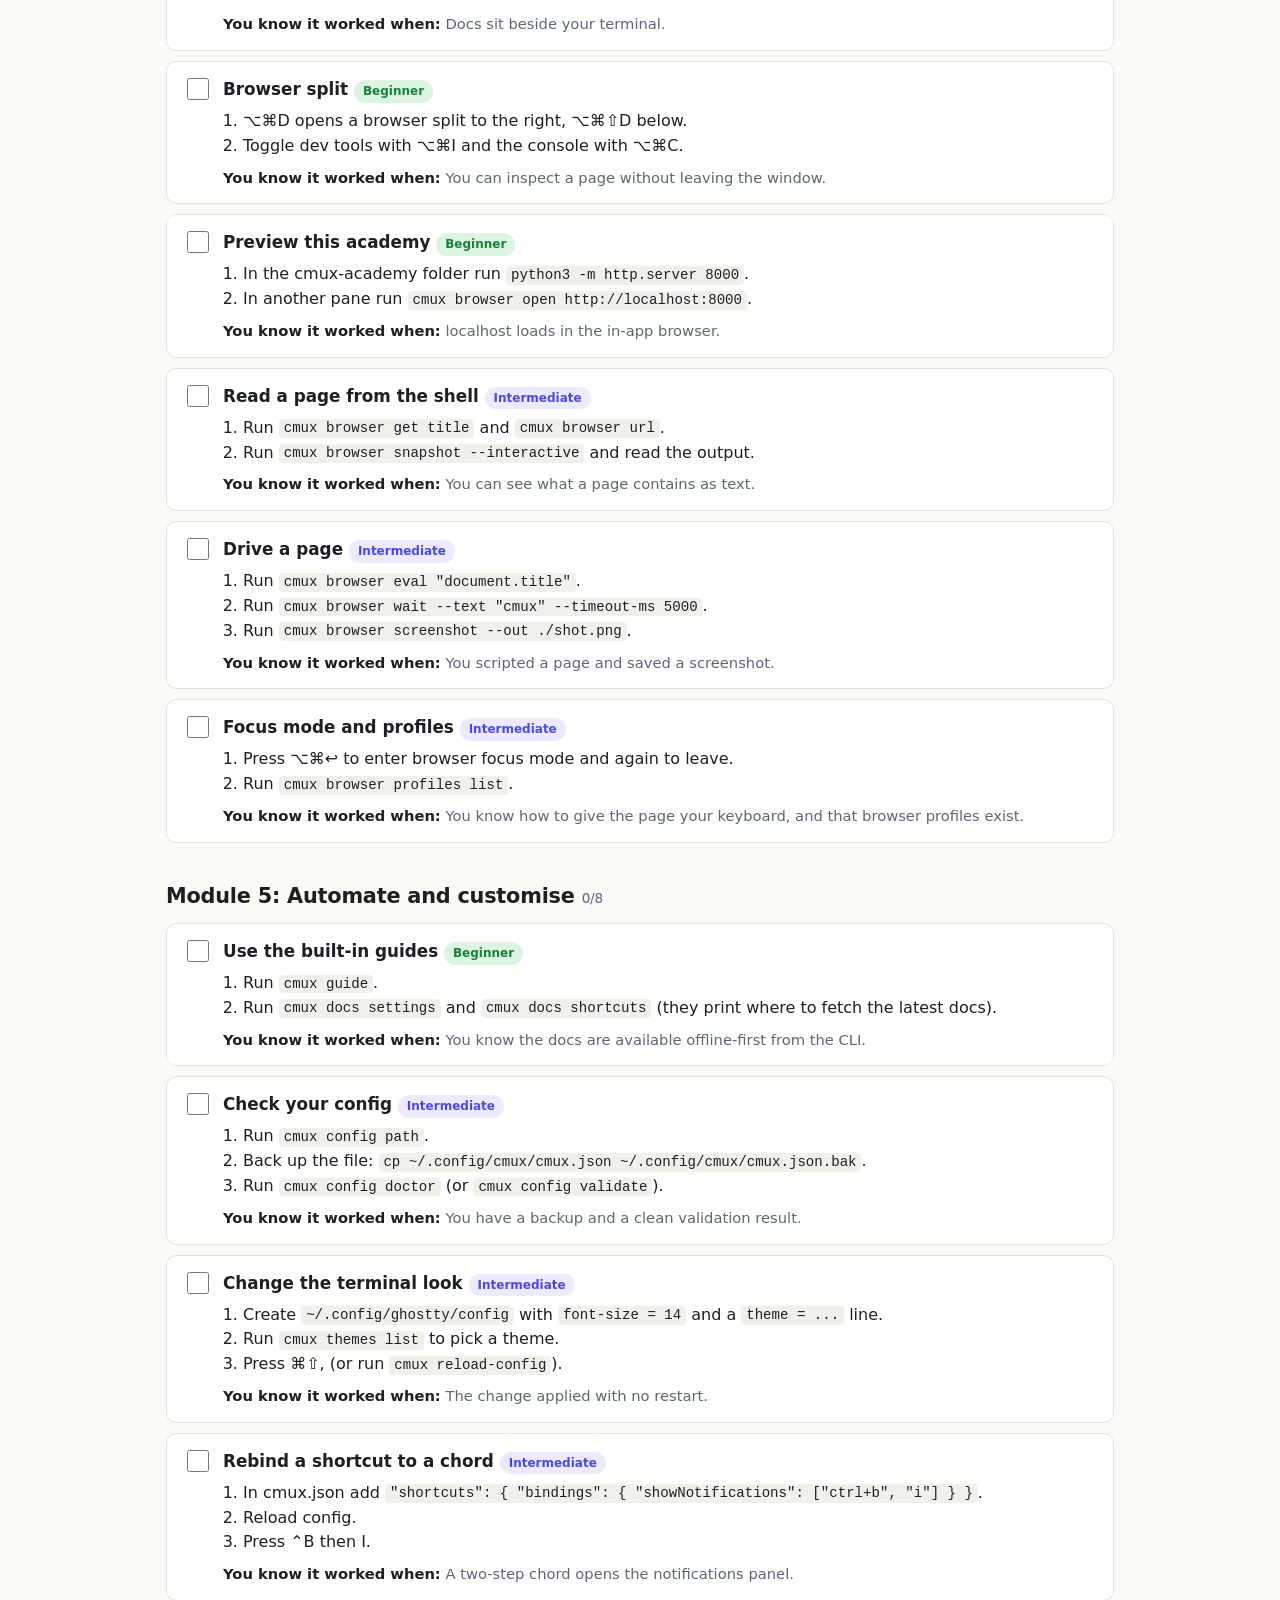
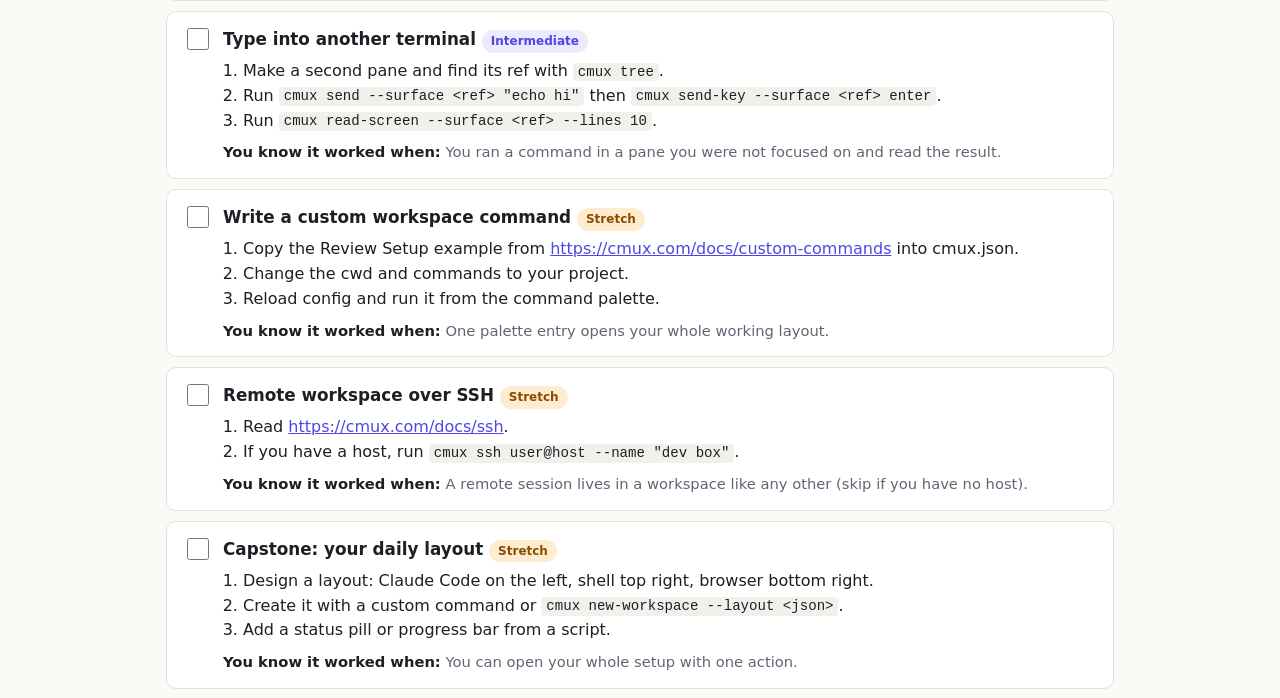
<file: tasks.html>
<!doctype html>
<html lang="en">
<head>
<meta charset="utf-8">
<meta name="viewport" content="width=device-width, initial-scale=1">
<title>Tasks · cmux Academy</title>
<link rel="stylesheet" href="assets/style.css">
</head>
<body>
<div id="site-header"></div>
<main class="wrap">
  <h1>Tasks</h1>
  <p class="lede">Small, concrete exercises. Do them in cmux, in order within each module. Tick a task when its "you know it worked" line is true.</p>
  <div class="card" style="margin-top:14px">
    <div class="mod-head"><strong id="sum-text">0 of 0 done</strong><button class="btn ghost" id="reset" type="button">Reset progress</button></div>
    <div class="bar" style="margin-top:8px" id="sum-bar"><i></i></div>
  </div>
  <div class="filters" id="filters" role="group" aria-label="Filter by module"></div>
  <div class="filters" id="levels" role="group" aria-label="Filter by level"></div>
  <div id="list"></div>
</main>
<script src="assets/data.js"></script>
<script src="assets/app.js"></script>
<script>
  const { A, esc, rich, store, doneSet, setDone, progress, renderNav, moduleById } = Academy;
  renderNav("tasks");

  const levelName = { 1: "Beginner", 2: "Intermediate", 3: "Stretch" };
  let modFilter = (location.hash || "").slice(1);
  if (modFilter && !moduleById[modFilter]) modFilter = "";
  let levelFilter = 0;

  function chips(el, items, current, onPick) {
    el.innerHTML = items.map(([val, label]) =>
      `<button type="button" data-v="${val}" aria-pressed="${String(val) === String(current)}">${esc(label)}</button>`).join("");
    el.onclick = (e) => { const b = e.target.closest("button"); if (b) onPick(b.dataset.v); };
  }

  function render() {
    chips(document.getElementById("filters"),
      [["", "All modules"], ...A.modules.map((m) => [m.id, `${m.n}. ${m.title}`])], modFilter,
      (v) => { modFilter = v; history.replaceState(null, "", v ? "#" + v : location.pathname); render(); });
    chips(document.getElementById("levels"),
      [[0, "Any level"], [1, "Beginner"], [2, "Intermediate"], [3, "Stretch"]], levelFilter,
      (v) => { levelFilter = Number(v); render(); });

    const done = doneSet();
    const all = progress();
    document.getElementById("sum-text").textContent = `${all.done} of ${all.total} done (${all.pct}%)`;
    document.getElementById("sum-bar").firstElementChild.style.width = all.pct + "%";

    let html = "";
    for (const m of A.modules) {
      if (modFilter && m.id !== modFilter) continue;
      const tasks = A.tasks.filter((t) => t.m === m.id && (!levelFilter || t.level === levelFilter));
      if (!tasks.length) continue;
      const p = progress(m.id);
      html += `<h2 id="${m.id}">Module ${m.n}: ${esc(m.title)} <span class="muted" style="font-size:.85rem;font-weight:400">${p.done}/${p.total}</span></h2>`;
      html += tasks.map((t) => `
        <div class="task ${done.has(t.id) ? "done" : ""}">
          <input type="checkbox" id="${t.id}" ${done.has(t.id) ? "checked" : ""} aria-label="Mark ${esc(t.title)} as done">
          <div>
            <h3><label for="${t.id}">${esc(t.title)}</label> <span class="pill l${t.level}">${levelName[t.level]}</span></h3>
            <ol>${t.steps.map((s) => `<li>${rich(s)}</li>`).join("")}</ol>
            <div class="check"><b>You know it worked when:</b> ${rich(t.check)}</div>
          </div>
        </div>`).join("");
    }
    document.getElementById("list").innerHTML = html || '<p class="muted">No tasks match this filter.</p>';
  }

  document.getElementById("list").addEventListener("change", (e) => {
    if (e.target.matches("input[type=checkbox]")) { setDone(e.target.id, e.target.checked); render(); }
  });
  document.getElementById("reset").addEventListener("click", () => {
    if (confirm("Clear all task progress in this browser?")) { store.set("done", []); render(); }
  });
  render();
</script>
</body>
</html>
</file>
<file: assets/style.css>
:root {
  --bg: #fafaf7;
  --surface: #ffffff;
  --text: #1c1f24;
  --muted: #5d6673;
  --line: #e3e3dc;
  --accent: #4f46e5;
  --accent-soft: #eceafd;
  --ok: #1a7f37;
  --ok-soft: #dcf5e3;
  --warn: #9a6700;
  --code-bg: #f1f1ec;
  --radius: 10px;
  --mono: ui-monospace, "SF Mono", Menlo, Consolas, monospace;
  --sans: -apple-system, BlinkMacSystemFont, "Segoe UI", Inter, system-ui, sans-serif;
}
@media (prefers-color-scheme: dark) {
  :root:not([data-theme="light"]) {
    --bg: #14161a; --surface: #1c1f25; --text: #e8e9ec; --muted: #9aa3b0; --line: #2d323b;
    --accent: #8b87ff; --accent-soft: #25254a; --ok: #4ac26b; --ok-soft: #173424; --warn: #e3b341; --code-bg: #242830;
  }
}
:root[data-theme="dark"] {
  --bg: #14161a; --surface: #1c1f25; --text: #e8e9ec; --muted: #9aa3b0; --line: #2d323b;
  --accent: #8b87ff; --accent-soft: #25254a; --ok: #4ac26b; --ok-soft: #173424; --warn: #e3b341; --code-bg: #242830;
}

* { box-sizing: border-box; }
html { -webkit-text-size-adjust: 100%; }
body { margin: 0; background: var(--bg); color: var(--text); font: 16px/1.55 var(--sans); }
a { color: var(--accent); }
code, kbd { font-family: var(--mono); font-size: .88em; }
code { background: var(--code-bg); padding: .1em .35em; border-radius: 4px; }
kbd { background: var(--surface); border: 1px solid var(--line); border-bottom-width: 2px; border-radius: 5px; padding: .08em .45em; white-space: nowrap; }
pre { background: var(--code-bg); border-radius: var(--radius); padding: 12px 14px; overflow-x: auto; margin: .6em 0; }
pre code { background: none; padding: 0; }

.wrap { max-width: 980px; margin: 0 auto; padding: 0 16px; }
header.site { border-bottom: 1px solid var(--line); background: var(--surface); position: sticky; top: 0; z-index: 5; }
header.site .wrap { display: flex; align-items: center; gap: 18px; flex-wrap: wrap; min-height: 54px; }
.brand { font-weight: 700; letter-spacing: -.01em; text-decoration: none; color: var(--text); font-family: var(--mono); }
.brand span { color: var(--accent); }
nav.main { display: flex; gap: 4px; flex-wrap: wrap; flex: 1; }
nav.main a { text-decoration: none; color: var(--muted); padding: 6px 10px; border-radius: 8px; font-size: .94rem; }
nav.main a:hover { background: var(--accent-soft); color: var(--text); }
nav.main a[aria-current="page"] { background: var(--accent-soft); color: var(--accent); font-weight: 600; }
.theme-btn { border: 1px solid var(--line); background: var(--surface); color: var(--text); border-radius: 8px; padding: 5px 10px; cursor: pointer; font: inherit; font-size: .85rem; }

main { padding: 28px 0 64px; }
h1 { font-size: 2rem; line-height: 1.15; margin: 0 0 .3em; letter-spacing: -.02em; }
h2 { font-size: 1.3rem; margin: 1.8em 0 .5em; letter-spacing: -.01em; }
h3 { font-size: 1.05rem; margin: 0 0 .3em; }
.lede { color: var(--muted); font-size: 1.1rem; max-width: 62ch; }
.muted { color: var(--muted); }

.card { background: var(--surface); border: 1px solid var(--line); border-radius: var(--radius); padding: 16px 18px; }
.grid { display: grid; gap: 14px; grid-template-columns: repeat(auto-fit, minmax(260px, 1fr)); }
.pill { display: inline-block; font-size: .75rem; padding: 2px 9px; border-radius: 99px; background: var(--accent-soft); color: var(--accent); font-weight: 600; }
.pill.l1 { background: var(--ok-soft); color: var(--ok); }
.pill.l3 { background: #fdeccf; color: #8a4b00; }
@media (prefers-color-scheme: dark) { :root:not([data-theme="light"]) .pill.l3 { background: #3a2b10; color: #f0b866; } }
:root[data-theme="dark"] .pill.l3 { background: #3a2b10; color: #f0b866; }

.bar { height: 8px; border-radius: 99px; background: var(--line); overflow: hidden; }
.bar > i { display: block; height: 100%; background: var(--accent); width: 0; transition: width .3s; }
.bar.ok > i { background: var(--ok); }

.btn { display: inline-block; text-decoration: none; background: var(--accent); color: #fff; padding: 9px 16px; border-radius: 9px; font-weight: 600; border: 0; cursor: pointer; font: inherit; font-weight: 600; }
.btn.ghost { background: transparent; color: var(--accent); border: 1px solid var(--accent); }
.btn:focus-visible, a:focus-visible, button:focus-visible, input:focus-visible, select:focus-visible { outline: 2px solid var(--accent); outline-offset: 2px; }

.hero { display: grid; gap: 22px; grid-template-columns: 1.4fr 1fr; align-items: center; margin-bottom: 8px; }
.cta { display: flex; gap: 10px; flex-wrap: wrap; margin-top: 16px; }

.mod-head { display: flex; justify-content: space-between; align-items: baseline; gap: 12px; flex-wrap: wrap; }
.module { margin: 14px 0; }
.module .card { padding: 18px 20px; }
.module .meta { font-size: .85rem; color: var(--muted); }

/* tasks */
.task { display: grid; grid-template-columns: 28px 1fr; gap: 12px; padding: 14px 16px; border: 1px solid var(--line); border-radius: var(--radius); background: var(--surface); margin: 10px 0; }
.task.done { background: var(--ok-soft); }
.task.done h3 { text-decoration: line-through; text-decoration-color: var(--muted); }
.task input[type=checkbox] { width: 22px; height: 22px; margin-top: 2px; accent-color: var(--ok); cursor: pointer; }
.task ol { margin: .4em 0 .5em; padding-left: 1.25em; }
.task .check { font-size: .92rem; color: var(--muted); }
.task .check b { color: var(--text); font-weight: 600; }
.filters { display: flex; gap: 8px; flex-wrap: wrap; margin: 14px 0 6px; }
.filters button { border: 1px solid var(--line); background: var(--surface); color: var(--text); padding: 6px 12px; border-radius: 99px; cursor: pointer; font: inherit; font-size: .88rem; }
.filters button[aria-pressed="true"] { background: var(--accent); color: #fff; border-color: var(--accent); }

/* tables */
.tablewrap { overflow-x: auto; border: 1px solid var(--line); border-radius: var(--radius); background: var(--surface); }
table { border-collapse: collapse; width: 100%; font-size: .93rem; }
th, td { text-align: left; padding: 9px 12px; border-bottom: 1px solid var(--line); vertical-align: top; }
th { font-size: .78rem; text-transform: uppercase; letter-spacing: .05em; color: var(--muted); background: var(--bg); position: sticky; top: 0; }
tr:last-child td { border-bottom: 0; }
input[type=search], select { font: inherit; padding: 8px 12px; border-radius: 9px; border: 1px solid var(--line); background: var(--surface); color: var(--text); }
input[type=search] { min-width: min(100%, 280px); }

/* flashcards */
.flash { text-align: center; padding: 34px 20px; min-height: 230px; display: flex; flex-direction: column; justify-content: center; gap: 14px; cursor: pointer; user-select: none; }
.flash .q { font-size: 1.4rem; font-weight: 600; }
.flash .a { font-size: 1.7rem; min-height: 2.3em; }
.flash .a kbd, .flash .a code { font-size: 1.1em; }
.flash .hint { color: var(--muted); font-size: .9rem; }
.row { display: flex; gap: 10px; flex-wrap: wrap; align-items: center; justify-content: center; margin-top: 12px; }
.stats { display: flex; gap: 22px; flex-wrap: wrap; justify-content: center; color: var(--muted); font-size: .92rem; margin-top: 10px; }
.stats b { color: var(--text); }

ul.links { list-style: none; padding: 0; margin: 0; }
ul.links li { padding: 12px 0; border-bottom: 1px solid var(--line); display: grid; grid-template-columns: 1fr auto; gap: 4px 14px; }
ul.links li:last-child { border-bottom: 0; }
ul.links a { font-weight: 600; }
ul.links .why { grid-column: 1; color: var(--muted); font-size: .93rem; }
ul.links label { grid-row: 1 / span 2; grid-column: 2; align-self: center; font-size: .85rem; color: var(--muted); display: flex; gap: 6px; align-items: center; cursor: pointer; }

footer { border-top: 1px solid var(--line); padding: 20px 0 40px; color: var(--muted); font-size: .88rem; }

@media (max-width: 720px) {
  .hero { grid-template-columns: 1fr; }
  h1 { font-size: 1.65rem; }
  ul.links li { grid-template-columns: 1fr; }
  ul.links label { grid-row: auto; grid-column: 1; }
}
@media (prefers-reduced-motion: reduce) { .bar > i { transition: none; } }
</file>
